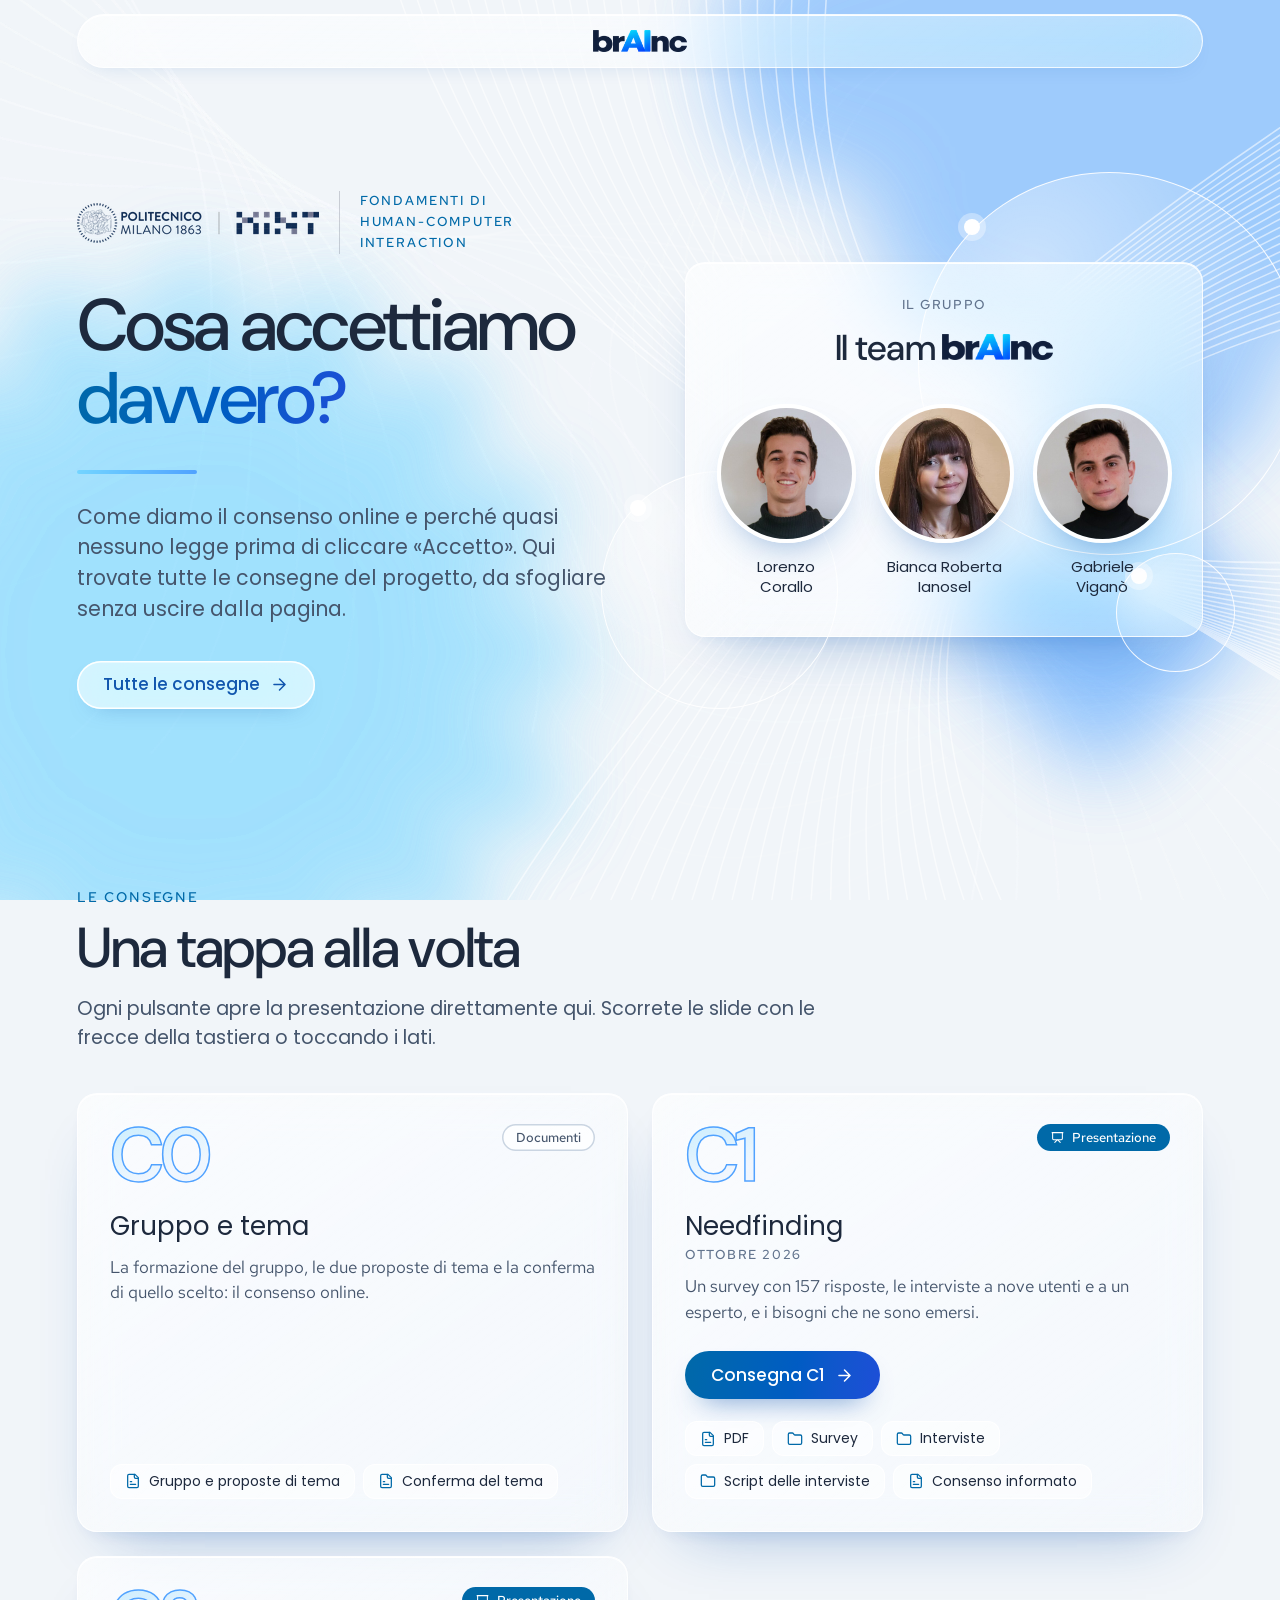
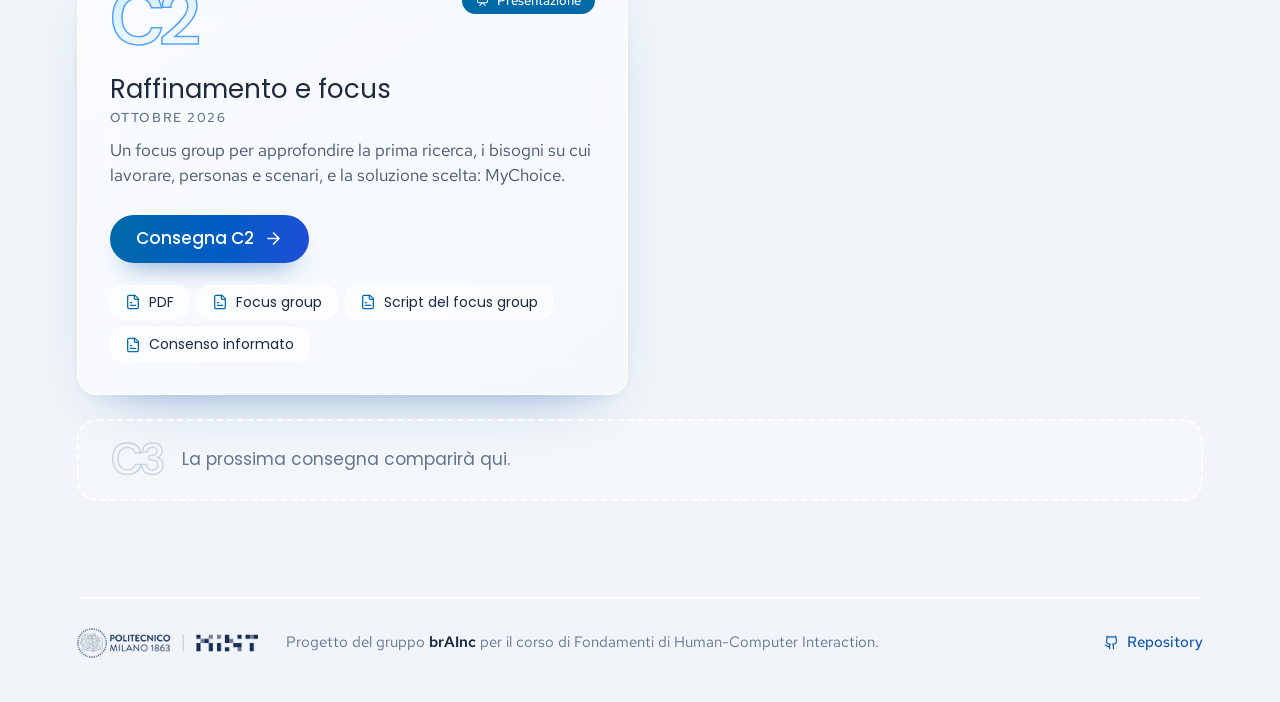
<file: index.html>
<!doctype html>
<html lang="it">
<head>
  <meta charset="utf-8">
  <meta name="viewport" content="width=device-width, initial-scale=1">
  <title>brAInc · Cosa accettiamo davvero?</title>
  <meta name="description" content="Le consegne del gruppo brAInc per il corso di Fondamenti di Human-Computer Interaction: come diamo il consenso online.">
  <meta name="theme-color" content="#f1f5f9">
  <link rel="icon" href="assets/brainc_icon.png">
  <link rel="preload" href="assets/site/fonts/dm-sans-400-700-latin.woff2" as="font" type="font/woff2" crossorigin>
  <link rel="stylesheet" href="assets/site/fonts.css">
  <link rel="stylesheet" href="assets/site/style.css">
</head>
<body>
  <svg width="0" height="0" style="position:absolute" aria-hidden="true">
    <symbol id="i-arrow-left" viewBox="0 0 24 24"><path d="m12 19-7-7 7-7M19 12H5"/></symbol>
    <symbol id="i-arrow-right" viewBox="0 0 24 24"><path d="M5 12h14M12 5l7 7-7 7"/></symbol>
    <symbol id="i-play" viewBox="0 0 24 24"><path d="M2 3h20M21 3v11a2 2 0 0 1-2 2H5a2 2 0 0 1-2-2V3M7 21l5-5 5 5"/></symbol>
    <symbol id="i-file" viewBox="0 0 24 24"><path d="M15 2H6a2 2 0 0 0-2 2v16a2 2 0 0 0 2 2h12a2 2 0 0 0 2-2V7Z"/><path d="M14 2v4a2 2 0 0 0 2 2h4M10 13H8M16 17H8"/></symbol>
    <symbol id="i-folder" viewBox="0 0 24 24"><path d="M20 20a2 2 0 0 0 2-2V8a2 2 0 0 0-2-2h-7.9a2 2 0 0 1-1.69-.9L9.6 3.9A2 2 0 0 0 7.93 3H4a2 2 0 0 0-2 2v13a2 2 0 0 0 2 2Z"/></symbol>
    <symbol id="i-external" viewBox="0 0 24 24"><path d="M15 3h6v6M10 14 21 3M18 13v6a2 2 0 0 1-2 2H5a2 2 0 0 1-2-2V8a2 2 0 0 1 2-2h6"/></symbol>
    <symbol id="i-maximize" viewBox="0 0 24 24"><path d="M8 3H5a2 2 0 0 0-2 2v3M21 8V5a2 2 0 0 0-2-2h-3M3 16v3a2 2 0 0 0 2 2h3M16 21h3a2 2 0 0 0 2-2v-3"/></symbol>
    <symbol id="i-x" viewBox="0 0 24 24"><path d="M18 6 6 18M6 6l12 12"/></symbol>
    <symbol id="i-plus" viewBox="0 0 24 24"><path d="M5 12h14M12 5v14"/></symbol>
    <symbol id="i-github" viewBox="0 0 24 24"><path d="M15 22v-4a4.8 4.8 0 0 0-1-3.5c3 0 6-2 6-5.5.08-1.25-.27-2.48-1-3.5.28-1.15.28-2.35 0-3.5 0 0-1 0-3 1.5-2.64-.5-5.36-.5-8 0C6 2 5 2 5 2c-.3 1.15-.3 2.35 0 3.5A5.403 5.403 0 0 0 4 9c0 3.5 3 5.5 6 5.5-.39.49-.68 1.05-.85 1.65-.17.6-.22 1.23-.15 1.85v4M9 18c-4.51 2-5-2-7-2"/></symbol>
  </svg>

  <!-- Sfondo come nelle slide: forme sfocate, curve e fasci di linee bianche -->
  <div class="bg" aria-hidden="true">
    <div class="shape s-looper"><i></i></div>
    <div class="shape s-looper2"><i></i></div>
    <div class="shape s-teal"><i></i></div>
    <div class="shape s-blue"><i></i></div>
    <div class="shape s-small"><i></i></div>
    <img class="wire" src="assets/site/shapes/wire.svg" alt="">
  </div>

  <header class="top">
    <a class="top-brand" href="#" aria-label="brAInc, torna all'inizio">
      <img class="logo" src="assets/site/brainc-logo-40.png" srcset="assets/site/brainc-logo-40.png 172w, assets/site/brainc-logo-80.png 345w, assets/site/brainc-logo-120.png 517w" sizes="95px" alt="brAInc" width="172" height="40">
    </a>
  </header>

  <main id="home">
    <section class="hero">
      <div class="hero-text">
        <div class="brand-row">
          <img src="assets/site/polimi-hint-40.png" srcset="assets/site/polimi-hint-40.png 242w, assets/site/polimi-hint-80.png 484w, assets/site/polimi-hint-120.png 725w" sizes="242px" alt="Politecnico di Milano · HINT" width="242" height="40">
          <span class="kicker">Fondamenti di<br>Human-Computer Interaction</span>
        </div>
        <h1>Cosa accettiamo <mark>davvero?</mark></h1>
        <p class="intro">
          Come diamo il consenso online e perché quasi nessuno legge prima di cliccare «Accetto».
          Qui trovate tutte le consegne del progetto, da sfogliare senza uscire dalla pagina.
        </p>
        <div class="actions" id="hero-actions"></div>
      </div>

      <figure class="team" id="team" aria-labelledby="team-title">
        <div class="team-rings" aria-hidden="true"><i></i><i></i><i></i></div>
        <figcaption class="team-head">
          <span class="label">Il gruppo</span>
          <h2 id="team-title">Il team <img class="wordmark" src="assets/site/brainc-logo-40.png" srcset="assets/site/brainc-logo-40.png 172w, assets/site/brainc-logo-80.png 345w, assets/site/brainc-logo-120.png 517w" sizes="118px" alt="brAInc" width="172" height="40"></h2>
        </figcaption>
        <ul class="people">
          <li class="person">
            <img src="assets/team/team-corallo.jpg" alt="" width="480" height="480">
            <span>Lorenzo<br>Corallo</span>
          </li>
          <li class="person">
            <img src="assets/team/team-ianosel.jpg" alt="" width="480" height="480">
            <span>Bianca Roberta<br>Ianosel</span>
          </li>
          <li class="person">
            <img src="assets/team/team-vigano.jpg" alt="" width="480" height="480">
            <span>Gabriele<br>Viganò</span>
          </li>
        </ul>
      </figure>
    </section>

    <section class="deliveries" id="consegne" aria-labelledby="consegne-title">
      <div class="section-head">
        <span class="kicker">Le consegne</span>
        <h2 id="consegne-title">Una tappa alla volta</h2>
        <p class="sub">Ogni pulsante apre la presentazione direttamente qui. Scorrete le slide con le frecce della tastiera o toccando i lati.</p>
      </div>
      <ol class="cards" id="cards"></ol>
      <div class="next" id="next" hidden></div>
    </section>
  </main>

  <footer class="foot">
    <img src="assets/site/polimi-hint-40.png" srcset="assets/site/polimi-hint-40.png 242w, assets/site/polimi-hint-80.png 484w, assets/site/polimi-hint-120.png 725w" sizes="182px" alt="Politecnico di Milano · HINT" width="242" height="40">
    <p>Progetto del gruppo <b>brAInc</b> per il corso di Fondamenti di Human-Computer Interaction.</p>
    <a class="foot-link" href="https://github.com/viganogabriele/progetto-fhci" target="_blank" rel="noopener">
      <svg class="ico" aria-hidden="true"><use href="#i-github"/></svg>Repository
    </a>
  </footer>

  <!-- Visualizzatore: la presentazione si apre qui sopra, in un iframe -->
  <div class="viewer" id="viewer" role="dialog" aria-modal="true" aria-labelledby="viewer-title" hidden>
    <div class="viewer-bar">
      <button class="icon-btn back" id="viewer-close" type="button">
        <svg class="ico" aria-hidden="true"><use href="#i-arrow-left"/></svg><span>Consegne</span>
      </button>
      <h2 class="viewer-title" id="viewer-title"></h2>
      <nav class="tabs" id="viewer-tabs" aria-label="Presentazioni"></nav>
      <div class="viewer-tools">
        <a class="icon-btn" id="viewer-pdf" target="_blank" rel="noopener" title="Versione PDF">
          <svg class="ico" aria-hidden="true"><use href="#i-file"/></svg><span>PDF</span>
        </a>
        <a class="icon-btn" id="viewer-new" target="_blank" rel="noopener" title="Apri in una nuova scheda">
          <svg class="ico" aria-hidden="true"><use href="#i-external"/></svg><span class="sr">Nuova scheda</span>
        </a>
        <button class="icon-btn" id="viewer-full" type="button" title="Schermo intero">
          <svg class="ico" aria-hidden="true"><use href="#i-maximize"/></svg><span class="sr">Schermo intero</span>
        </button>
      </div>
    </div>
    <div class="viewer-frame">
      <div class="viewer-loading" id="viewer-loading" aria-live="polite"><i></i><span>Carico la presentazione…</span></div>
      <iframe id="viewer-iframe" title="Presentazione" allow="fullscreen"></iframe>
    </div>
    <p class="viewer-hint">
      <kbd>←</kbd> <kbd>→</kbd> per scorrere le slide · <kbd>F</kbd> schermo intero · <kbd>Esc</kbd> torna alle consegne
    </p>
    <p class="viewer-rotate">Scorri col dito sulla slide. Ruota il telefono per vederla più grande.</p>
  </div>

  <script src="assets/site/consegne.js"></script>
  <script src="assets/site/app.js"></script>
</body>
</html>
</file>
<file: assets/site/fonts.css>
/* Font delle slide (DM Sans, Poppins, Red Hat Text), estratti da C1/presentazione/presentazione_animata.html.
   Ospitati qui invece che su Google Fonts: il sito non chiama servizi esterni. */
@font-face {
  font-family: "DM Sans";
  font-style: normal;
  font-weight: 400 700;
  font-display: swap;
  src: url("fonts/dm-sans-400-700-latin.woff2") format("woff2");
  unicode-range: U+0000-00FF, U+0131, U+0152-0153, U+02BB-02BC, U+02C6, U+02DA, U+02DC, U+0304, U+0308, U+0329, U+2000-206F, U+20AC, U+2122, U+2191, U+2193, U+2212, U+2215, U+FEFF, U+FFFD;
}
@font-face {
  font-family: "DM Sans";
  font-style: normal;
  font-weight: 400 700;
  font-display: swap;
  src: url("fonts/dm-sans-400-700-latin-ext.woff2") format("woff2");
  unicode-range: U+0100-02BA, U+02BD-02C5, U+02C7-02CC, U+02CE-02D7, U+02DD-02FF, U+0304, U+0308, U+0329, U+1D00-1DBF, U+1E00-1E9F, U+1EF2-1EFF, U+2020, U+20A0-20AB, U+20AD-20C0, U+2113, U+2C60-2C7F, U+A720-A7FF;
}
@font-face {
  font-family: "Poppins";
  font-style: normal;
  font-weight: 400;
  font-display: swap;
  src: url("fonts/poppins-400-latin.woff2") format("woff2");
  unicode-range: U+0000-00FF, U+0131, U+0152-0153, U+02BB-02BC, U+02C6, U+02DA, U+02DC, U+0304, U+0308, U+0329, U+2000-206F, U+20AC, U+2122, U+2191, U+2193, U+2212, U+2215, U+FEFF, U+FFFD;
}
@font-face {
  font-family: "Poppins";
  font-style: normal;
  font-weight: 400;
  font-display: swap;
  src: url("fonts/poppins-400-latin-ext.woff2") format("woff2");
  unicode-range: U+0100-02BA, U+02BD-02C5, U+02C7-02CC, U+02CE-02D7, U+02DD-02FF, U+0304, U+0308, U+0329, U+1D00-1DBF, U+1E00-1E9F, U+1EF2-1EFF, U+2020, U+20A0-20AB, U+20AD-20C0, U+2113, U+2C60-2C7F, U+A720-A7FF;
}
@font-face {
  font-family: "Poppins";
  font-style: normal;
  font-weight: 500;
  font-display: swap;
  src: url("fonts/poppins-500-latin.woff2") format("woff2");
  unicode-range: U+0000-00FF, U+0131, U+0152-0153, U+02BB-02BC, U+02C6, U+02DA, U+02DC, U+0304, U+0308, U+0329, U+2000-206F, U+20AC, U+2122, U+2191, U+2193, U+2212, U+2215, U+FEFF, U+FFFD;
}
@font-face {
  font-family: "Poppins";
  font-style: normal;
  font-weight: 500;
  font-display: swap;
  src: url("fonts/poppins-500-latin-ext.woff2") format("woff2");
  unicode-range: U+0100-02BA, U+02BD-02C5, U+02C7-02CC, U+02CE-02D7, U+02DD-02FF, U+0304, U+0308, U+0329, U+1D00-1DBF, U+1E00-1E9F, U+1EF2-1EFF, U+2020, U+20A0-20AB, U+20AD-20C0, U+2113, U+2C60-2C7F, U+A720-A7FF;
}
@font-face {
  font-family: "Poppins";
  font-style: normal;
  font-weight: 600;
  font-display: swap;
  src: url("fonts/poppins-600-latin.woff2") format("woff2");
  unicode-range: U+0000-00FF, U+0131, U+0152-0153, U+02BB-02BC, U+02C6, U+02DA, U+02DC, U+0304, U+0308, U+0329, U+2000-206F, U+20AC, U+2122, U+2191, U+2193, U+2212, U+2215, U+FEFF, U+FFFD;
}
@font-face {
  font-family: "Poppins";
  font-style: normal;
  font-weight: 600;
  font-display: swap;
  src: url("fonts/poppins-600-latin-ext.woff2") format("woff2");
  unicode-range: U+0100-02BA, U+02BD-02C5, U+02C7-02CC, U+02CE-02D7, U+02DD-02FF, U+0304, U+0308, U+0329, U+1D00-1DBF, U+1E00-1E9F, U+1EF2-1EFF, U+2020, U+20A0-20AB, U+20AD-20C0, U+2113, U+2C60-2C7F, U+A720-A7FF;
}
@font-face {
  font-family: "Red Hat Text";
  font-style: normal;
  font-weight: 400 700;
  font-display: swap;
  src: url("fonts/red-hat-text-400-700-latin.woff2") format("woff2");
  unicode-range: U+0000-00FF, U+0131, U+0152-0153, U+02BB-02BC, U+02C6, U+02DA, U+02DC, U+0304, U+0308, U+0329, U+2000-206F, U+20AC, U+2122, U+2191, U+2193, U+2212, U+2215, U+FEFF, U+FFFD;
}
@font-face {
  font-family: "Red Hat Text";
  font-style: normal;
  font-weight: 400 700;
  font-display: swap;
  src: url("fonts/red-hat-text-400-700-latin-ext.woff2") format("woff2");
  unicode-range: U+0100-02BA, U+02BD-02C5, U+02C7-02CC, U+02CE-02D7, U+02DD-02FF, U+0304, U+0308, U+0329, U+1D00-1DBF, U+1E00-1E9F, U+1EF2-1EFF, U+2020, U+20A0-20AB, U+20AD-20C0, U+2113, U+2C60-2C7F, U+A720-A7FF;
}
</file>
<file: assets/site/style.css>
/*
  Sito delle consegne brAInc.
  Colori, font, vetro e sfondo sono quelli delle slide (tema polinetwork-slides + aggiunte brAInc):
  vedi C1/presentazione/presentazione_animata.html.
*/

:root {
  --pn-blue: #1156ae;

  --bg: oklch(96.8% 0.007 247.896); /* slate-100 */
  --grey: oklch(86.9% 0.022 252.894); /* slate-300 */
  --text: oklch(12.9% 0.042 264.695); /* slate-950 */
  --title: oklch(27.9% 0.041 260.031); /* slate-800 */
  --text-2: oklch(44.6% 0.043 257.281); /* slate-600 */
  --text-3: oklch(55.4% 0.046 257.417); /* slate-500 */

  --blue: oklch(70.7% 0.165 254.624); /* blue-400 */
  --blue-2: oklch(50% 0.134 242.749); /* sky-700 */
  --blue-3: oklch(82.8% 0.111 230.318); /* sky-300 */
  --blue-ink: oklch(48.8% 0.217 264.376); /* blue-700 */
  --blue-soft: oklch(70.7% 0.165 254.624 / 16%);

  --r-img: 10px;
  --r-rect: 20px;
  --r-btn: 60px;

  --font-display: "DM Sans", system-ui, sans-serif;
  --font-headline: "Poppins", system-ui, sans-serif;
  --font-body: "Red Hat Text", system-ui, sans-serif;

  --glass-bg: linear-gradient(145deg, rgb(255 255 255 / 0.66), rgb(255 255 255 / 0.32));
  --glass-border: rgb(255 255 255 / 0.8);
  --glass-blur: blur(24px) saturate(160%);
  --glass-shadow:
    inset 0 1px 0 rgb(255 255 255 / 0.95), 0 30px 60px -36px rgb(17 86 174 / 0.45),
    0 8px 22px -14px rgb(17 86 174 / 0.22);

  --ease: cubic-bezier(0.2, 0.8, 0.2, 1);
  --pad-x: clamp(20px, 6vw, 120px);
  --max: 1360px;
}

* {
  box-sizing: border-box;
  margin: 0;
  padding: 0;
}
html {
  overflow-x: hidden; /* gli anelli dietro il team escono dalla card: niente scroll orizzontale */
  scroll-behavior: smooth;
  scroll-padding-top: 96px;
}
body {
  min-height: 100vh;
  background: var(--bg);
  color: var(--text);
  font: 400 17px/1.5 var(--font-body);
  -webkit-font-smoothing: antialiased;
  overflow-x: hidden;
}
/* visualizzatore aperto: la pagina sotto non scorre. Va su html e non su body, perché
   l'overflow-x di html fa sì che quello di body non arrivi più alla finestra */
html.locked {
  overflow: hidden;
}
a {
  color: inherit;
  text-decoration: none;
}
img {
  display: block;
  max-width: 100%;
  height: auto;
}
svg.ico {
  width: 1em;
  height: 1em;
  flex: none;
  fill: none;
  stroke: currentColor;
  stroke-width: 1.9;
  stroke-linecap: round;
  stroke-linejoin: round;
}
.sr {
  position: absolute;
  width: 1px;
  height: 1px;
  overflow: hidden;
  clip-path: inset(50%);
  white-space: nowrap;
}
:focus-visible {
  outline: 3px solid var(--blue);
  outline-offset: 3px;
}

/* ================= Sfondo (come nelle slide) ================= */
.bg {
  position: fixed;
  inset: 0;
  overflow: hidden;
  pointer-events: none;
  z-index: 0;
}
.bg .shape {
  position: absolute;
  background: center / contain no-repeat;
}
.bg .shape > i {
  position: absolute;
  inset: 0;
  background: inherit;
  animation: drift 28s ease-in-out infinite alternate;
}
.bg .s-blue {
  background-image: url("shapes/big-blue.svg");
  width: 80vw;
  aspect-ratio: 1;
  left: 50vw;
  top: -36vw;
  opacity: 0.8;
}
.bg .s-teal {
  background-image: url("shapes/big-teal.svg");
  width: 74vw;
  aspect-ratio: 1;
  left: -22vw;
  top: 14vw;
}
.bg .s-teal > i {
  animation-duration: 34s;
  animation-delay: -9s;
}
.bg .s-small {
  background-image: url("shapes/small-blue.svg");
  width: 36vw;
  aspect-ratio: 1;
  left: 68vw;
  top: 30vw;
}
.bg .s-small > i {
  animation-duration: 22s;
  animation-delay: -5s;
}
.bg .s-looper {
  background-image: url("shapes/looper.svg");
  width: 104vw;
  aspect-ratio: 1610 / 1562;
  left: -26vw;
  top: -40vw;
  opacity: 0.95;
}
.bg .s-looper > i {
  animation: sway 46s ease-in-out infinite alternate;
}
.bg .s-looper2 {
  background-image: url("shapes/looper.svg");
  width: 90vw;
  aspect-ratio: 1610 / 1562;
  left: 40vw;
  top: 4vw;
  opacity: 0.7;
}
.bg .s-looper2 > i {
  animation: sway 52s ease-in-out infinite alternate-reverse;
}
.bg .wire {
  position: absolute;
  inset: -5%;
  width: 110%;
  height: 110%;
  max-width: none;
  object-fit: cover;
  opacity: 0.55;
  transform-origin: 70% 40%;
  animation: sway 40s ease-in-out infinite alternate;
}
/* in verticale (telefono) le forme in vw diventano piccole: le allargo */
@media (max-aspect-ratio: 4/5) {
  .bg .s-blue {
    width: 150vw;
    left: 10vw;
    top: -50vw;
  }
  .bg .s-teal {
    width: 140vw;
    left: -60vw;
    top: 70vh;
  }
  .bg .s-small {
    width: 80vw;
    left: 40vw;
    top: 45vh;
  }
}
@keyframes drift {
  0% {
    transform: translate(0, 0) scale(1) rotate(0deg);
  }
  50% {
    transform: translate(3%, -2%) scale(1.06) rotate(8deg);
  }
  100% {
    transform: translate(-2%, 3%) scale(0.96) rotate(-6deg);
  }
}
@keyframes sway {
  from {
    transform: rotate(-3deg) scale(1);
  }
  to {
    transform: rotate(3deg) scale(1.05);
  }
}

/* ================= Elementi comuni ================= */
.glass,
.team,
.cards > li,
.top {
  background: var(--glass-bg);
  -webkit-backdrop-filter: var(--glass-blur);
  backdrop-filter: var(--glass-blur);
  border: 1.5px solid var(--glass-border);
  border-radius: var(--r-rect);
  box-shadow: var(--glass-shadow);
}
.kicker {
  display: block;
  font: 500 14px/1.3 var(--font-body);
  letter-spacing: 0.14em;
  text-transform: uppercase;
  color: var(--blue-2);
}
.label {
  display: block;
  font: 500 13px/1.2 var(--font-body);
  letter-spacing: 0.12em;
  text-transform: uppercase;
  color: var(--text-3);
}
h1,
h2 {
  font-family: var(--font-display);
  font-weight: 500;
  color: var(--title);
}
b,
strong {
  font-weight: 600;
  color: var(--title);
}
/* parola in evidenza a gradiente, come nei titoli delle slide */
mark {
  color: transparent;
  background: linear-gradient(100deg, var(--blue-2), var(--blue-ink));
  -webkit-background-clip: text;
  background-clip: text;
}
/* logo brAInc: brainc-logo-*.png sono assets/brainc_logo.png ritagliato sulla scritta e già
   ridimensionato (40/80/120 px di altezza), così il browser non lo rimpicciolisce di 20 volte */
.logo,
.wordmark {
  width: auto;
}
/* dentro un titolo: base sulla linea del testo, aste alte come quelle del titolo */
.wordmark {
  display: inline-block;
  height: 0.72em;
  vertical-align: baseline;
}

/* pulsanti: pillole come i tag delle slide e il pulsante «Accetta e continua» della copertina */
.btn {
  display: inline-flex;
  align-items: center;
  justify-content: center;
  gap: 10px;
  min-height: 48px;
  padding: 12px 26px;
  border-radius: var(--r-btn);
  border: 0;
  font: 500 17px/1.1 var(--font-headline);
  color: #fff;
  background: linear-gradient(100deg, var(--blue-2), var(--blue-ink));
  box-shadow: 0 14px 28px -16px rgb(17 86 174 / 0.8);
  cursor: pointer;
  transition:
    transform 0.25s var(--ease),
    box-shadow 0.25s var(--ease),
    background-color 0.25s;
}
.btn svg.ico {
  font-size: 19px;
  transition: transform 0.25s var(--ease);
}
.btn:hover {
  transform: translateY(-2px);
  box-shadow: 0 18px 34px -16px rgb(17 86 174 / 0.9);
}
.btn:hover svg.ico:last-child {
  transform: translateX(3px);
}
.btn:active {
  transform: scale(0.97);
}
.btn.ghost {
  color: var(--pn-blue);
  background: rgb(255 255 255 / 0.6);
  box-shadow: inset 0 0 0 1.5px rgb(255 255 255 / 0.95), 0 10px 24px -18px rgb(17 86 174 / 0.6);
  -webkit-backdrop-filter: var(--glass-blur);
  backdrop-filter: var(--glass-blur);
}
.btn.ghost:hover {
  background: rgb(255 255 255 / 0.85);
}

/* ================= Barra in alto ================= */
.top {
  position: sticky;
  top: 14px;
  z-index: 5;
  display: flex;
  align-items: center;
  justify-content: center;
  width: min(var(--max), calc(100% - 2 * var(--pad-x)));
  margin: 14px auto 0;
  padding: 15px 24px;
  border-radius: var(--r-btn);
}
.top-brand {
  display: block;
  border-radius: 6px;
}
.top-brand .logo {
  display: block;
  height: 22px;
}

main,
.foot {
  position: relative;
  z-index: 1;
  width: min(var(--max), calc(100% - 2 * var(--pad-x)));
  margin: 0 auto;
}

/* ================= Copertina ================= */
.hero {
  display: grid;
  grid-template-columns: minmax(0, 1.05fr) minmax(0, 1fr);
  align-items: center;
  gap: clamp(32px, 5vw, 80px);
  min-height: min(calc(100vh - 90px), 780px);
  padding: 48px 0 64px;
}
.brand-row {
  display: flex;
  align-items: center;
  gap: 20px;
  margin-bottom: 36px;
}
.brand-row img {
  height: 40px;
  width: auto;
}
.brand-row .kicker {
  padding-left: 20px;
  border-left: 1.5px solid rgb(15 23 42 / 0.18);
  font-size: 13px;
  line-height: 1.6;
}
.hero h1 {
  font-size: clamp(44px, 5.7vw, 86px);
  line-height: 1;
  letter-spacing: -0.034em;
  text-wrap: balance;
}
/* barra a gradiente sotto il titolo, come nei divisori delle slide */
.hero h1::after {
  content: "";
  display: block;
  width: 120px;
  height: 4px;
  margin-top: 34px;
  border-radius: 4px;
  background: linear-gradient(90deg, var(--blue-3), var(--blue));
  transform-origin: left;
  animation: barIn 1.1s var(--ease) 0.5s both;
}
.intro {
  max-width: 560px;
  margin-top: 28px;
  font: 400 clamp(18px, 1.6vw, 21px) / 1.5 var(--font-headline);
  color: var(--text-2);
  text-wrap: pretty;
}
.actions {
  display: flex;
  flex-wrap: wrap;
  gap: 12px;
  margin-top: 36px;
}

/* ================= Team ================= */
.hero-text {
  position: relative;
  z-index: 1; /* sopra gli anelli del team quando le colonne si impilano */
}
.team {
  position: relative;
  container-type: inline-size;
  padding: 34px clamp(18px, 2.4vw, 32px) 40px;
}
/* anelli di vetro che ruotano dietro la card, come l'emblema della copertina delle slide */
.team-rings {
  position: absolute;
  inset: -12% -14%;
  z-index: -1;
  pointer-events: none;
}
.team-rings > i {
  position: absolute;
  aspect-ratio: 1;
  border-radius: 50%;
  border: 1.5px solid rgb(255 255 255 / 0.9);
  background: radial-gradient(circle at 30% 25%, rgb(255 255 255 / 0.45), rgb(255 255 255 / 0.04) 60%);
  animation: spin 60s linear infinite;
}
.team-rings > i::before {
  content: "";
  position: absolute;
  top: 12%;
  left: 12%;
  width: 16px;
  height: 16px;
  border-radius: 50%;
  background: #fff;
  box-shadow: 0 0 0 6px rgb(255 255 255 / 0.35);
}
.team-rings > i:nth-child(1) {
  width: 58%;
  right: -4%;
  top: -10%;
}
.team-rings > i:nth-child(2) {
  width: 36%;
  left: -2%;
  bottom: -6%;
  animation-duration: 42s;
  animation-direction: reverse;
}
.team-rings > i:nth-child(3) {
  width: 18%;
  right: 6%;
  bottom: 2%;
  animation-duration: 30s;
}
.team-head {
  text-align: center;
}
.team-head h2 {
  margin-top: 8px;
  font-size: clamp(28px, 2.8vw, 38px);
  letter-spacing: -0.02em;
}
.people {
  list-style: none;
  display: grid;
  grid-template-columns: repeat(3, minmax(0, 1fr));
  gap: clamp(10px, 1.5vw, 20px);
  margin-top: 30px;
}
.person {
  display: flex;
  flex-direction: column;
  align-items: center;
  gap: 14px;
  text-align: center;
  font: 400 clamp(13px, 3.3cqi, 19px) / 1.3 var(--font-headline);
  color: var(--title);
  animation:
    rise 0.9s var(--ease) both,
    wave 4.4s linear 1.8s infinite;
  animation-delay: calc(var(--i, 0) * 90ms + 300ms), 1.8s;
}
.person:nth-child(2) {
  --i: 1;
  animation-direction: normal, reverse;
}
.person:nth-child(3) {
  --i: 2;
}
@media (min-width: 641px) {
  .person span {
    white-space: nowrap; /* «Bianca Roberta» su una riga */
  }
}
.person img {
  width: 100%;
  max-width: 180px;
  aspect-ratio: 1;
  border-radius: 50%;
  object-fit: cover;
  background: rgb(255 255 255 / 0.6);
  border: 4px solid rgb(255 255 255 / 0.95);
  box-shadow: 0 18px 40px -22px rgb(17 86 174 / 0.6);
}

/* ================= Consegne ================= */
.deliveries {
  padding: 40px 0 96px;
}
.section-head {
  max-width: 760px;
  margin-bottom: 40px;
}
.section-head h2 {
  margin-top: 12px;
  font-size: clamp(34px, 4.4vw, 60px);
  line-height: 1.08;
  letter-spacing: -0.022em;
}
.section-head .sub {
  margin-top: 16px;
  font: 400 clamp(17px, 1.5vw, 20px) / 1.5 var(--font-headline);
  color: var(--text-2);
  text-wrap: pretty;
}
.cards {
  list-style: none;
  display: grid;
  grid-template-columns: repeat(auto-fill, minmax(min(100%, 380px), 1fr));
  gap: 24px;
}
.cards > li {
  display: flex;
  flex-direction: column;
  padding: 30px 32px 32px;
  animation: rise 0.9s var(--ease) both;
  animation-delay: calc(var(--i, 0) * 90ms + 150ms);
  transition:
    transform 0.35s var(--ease),
    box-shadow 0.35s var(--ease);
}
.cards > li.has-deck:hover {
  transform: translateY(-4px);
  box-shadow:
    inset 0 1px 0 rgb(255 255 255 / 0.95),
    0 40px 70px -36px rgb(17 86 174 / 0.55),
    0 8px 22px -14px rgb(17 86 174 / 0.22);
}
.card-top {
  display: flex;
  align-items: flex-start;
  justify-content: space-between;
  gap: 16px;
  margin-bottom: 22px;
}
/* numero grande a contorno, come le tessere dell'indice nelle slide */
.card-num {
  font: 600 76px/0.85 var(--font-display);
  letter-spacing: -0.05em;
  color: transparent;
  -webkit-text-stroke: 1.5px var(--blue);
  background: linear-gradient(160deg, rgb(116 212 255 / 0.35), rgb(81 162 255 / 0.05) 70%);
  -webkit-background-clip: text;
  background-clip: text;
}
.pill {
  display: inline-flex;
  align-items: center;
  gap: 8px;
  padding: 6px 14px;
  border-radius: var(--r-btn);
  font: 500 13px/1.2 var(--font-body);
  white-space: nowrap;
  color: #fff;
  background: var(--blue-2);
}
.pill.plan {
  background: rgb(255 255 255 / 0.7);
  color: var(--text-2);
  box-shadow: inset 0 0 0 1.5px var(--grey);
}
.cards h3 {
  font: 400 26px/1.25 var(--font-headline);
  color: var(--title);
}
.cards .when {
  margin-top: 4px;
}
.cards .desc {
  margin-top: 12px;
  font-size: 17px;
  color: var(--text-2);
  text-wrap: pretty;
}
.card-main {
  margin-top: 26px;
  align-self: flex-start;
}
.links {
  list-style: none;
  display: flex;
  flex-wrap: wrap;
  gap: 8px;
  margin-top: auto;
  padding-top: 22px;
}
.card-main + .links {
  margin-top: 0;
}
.links a {
  display: inline-flex;
  align-items: center;
  gap: 8px;
  padding: 8px 14px;
  border-radius: 12px;
  background: rgb(255 255 255 / 0.55);
  border: 1.5px solid rgb(255 255 255 / 0.9);
  font: 400 14px/1.2 var(--font-headline);
  color: var(--title);
  transition:
    background-color 0.2s,
    color 0.2s;
}
.links a svg.ico {
  color: var(--blue-2);
  font-size: 16px;
}
.links a:hover {
  background: rgb(255 255 255 / 0.9);
  color: var(--blue-ink);
}
/* la prossima consegna: striscia tratteggiata sotto la griglia, non cliccabile */
.next {
  display: flex;
  align-items: center;
  gap: 20px;
  margin-top: 24px;
  padding: 20px 32px;
  border-radius: var(--r-rect);
  background: rgb(255 255 255 / 0.22);
  border: 2px dashed rgb(255 255 255 / 0.95);
  animation: rise 0.9s var(--ease) 0.5s both;
}
.next[hidden] {
  display: none;
}
.next .card-num {
  font-size: 44px;
  -webkit-text-stroke-color: var(--grey);
  background: none;
}
.next p {
  font: 400 17px/1.4 var(--font-headline);
  color: var(--text-3);
}

/* ================= Piè di pagina ================= */
.foot {
  display: flex;
  flex-wrap: wrap;
  align-items: center;
  gap: 16px 28px;
  padding: 30px 0 44px;
  border-top: 1.5px solid rgb(255 255 255 / 0.9);
  font-size: 15px;
  color: var(--text-3);
}
.foot img {
  height: 30px;
  width: auto;
}
.foot p {
  flex: 1;
  min-width: 240px;
}
.foot-link {
  display: inline-flex;
  align-items: center;
  gap: 8px;
  font-weight: 500;
  color: var(--pn-blue);
}
.foot-link:hover {
  text-decoration: underline;
}

/* ================= Visualizzatore ================= */
.viewer {
  position: fixed;
  inset: 0;
  z-index: 20;
  display: flex;
  flex-direction: column;
  gap: 12px;
  padding: 14px clamp(10px, 2vw, 28px) 12px;
  background: rgb(241 245 249 / 0.86);
  -webkit-backdrop-filter: blur(18px) saturate(140%);
  backdrop-filter: blur(18px) saturate(140%);
  overscroll-behavior: contain;
  animation: fade 0.35s ease both;
}
.viewer[hidden] {
  display: none;
}
.viewer-bar {
  display: flex;
  align-items: center;
  gap: 12px;
  padding: 8px;
  border-radius: var(--r-btn);
  background: var(--glass-bg);
  border: 1.5px solid var(--glass-border);
  box-shadow: var(--glass-shadow);
  animation: rise 0.6s var(--ease) both;
}
.viewer-title {
  font: 500 17px/1.2 var(--font-headline);
  color: var(--title);
  white-space: nowrap;
  overflow: hidden;
  text-overflow: ellipsis;
  min-width: 0;
}
.viewer-title small {
  margin-left: 8px;
  font-weight: 400;
  color: var(--text-3);
}
.tabs {
  display: flex;
  gap: 4px;
  margin-left: auto;
  padding: 4px;
  border-radius: var(--r-btn);
  background: rgb(255 255 255 / 0.5);
  overflow-x: auto;
  scrollbar-width: none;
}
.tabs[hidden] {
  display: none;
}
.tabs a {
  padding: 8px 16px;
  border-radius: var(--r-btn);
  font: 500 14px/1 var(--font-headline);
  color: var(--text-2);
  white-space: nowrap;
  transition:
    background-color 0.2s,
    color 0.2s;
}
.tabs a:hover {
  color: var(--title);
  background: rgb(255 255 255 / 0.8);
}
.tabs a[aria-current="page"] {
  color: #fff;
  background: linear-gradient(100deg, var(--blue-2), var(--blue-ink));
}
.viewer-tools {
  display: flex;
  gap: 4px;
  margin-left: auto;
}
.tabs:not([hidden]) + .viewer-tools {
  margin-left: 0;
}
.icon-btn {
  display: inline-flex;
  align-items: center;
  justify-content: center;
  gap: 8px;
  min-width: 42px;
  height: 42px;
  padding: 0 12px;
  border: 0;
  border-radius: var(--r-btn);
  background: transparent;
  font: 500 15px/1 var(--font-headline);
  color: var(--pn-blue);
  cursor: pointer;
  transition: background-color 0.2s;
}
.icon-btn svg.ico {
  font-size: 19px;
}
.icon-btn:hover {
  background: rgb(255 255 255 / 0.85);
}
.icon-btn.back {
  padding: 0 18px 0 14px;
  background: rgb(255 255 255 / 0.7);
  flex: none;
}
.icon-btn[hidden] {
  display: none;
}
.viewer-frame {
  position: relative;
  flex: 1;
  min-height: 0;
  border-radius: var(--r-rect);
  border: 1.5px solid var(--glass-border);
  box-shadow: var(--glass-shadow);
  overflow: hidden;
  background: var(--bg);
  animation: rise 0.7s var(--ease) 0.06s both;
}
.viewer-frame iframe {
  position: absolute;
  inset: 0;
  width: 100%;
  height: 100%;
  border: 0;
}
.viewer-loading {
  position: absolute;
  inset: 0;
  z-index: 1;
  display: flex;
  flex-direction: column;
  align-items: center;
  justify-content: center;
  gap: 18px;
  background: var(--bg);
  font: 400 16px/1.3 var(--font-headline);
  color: var(--text-2);
  transition: opacity 0.4s ease;
}
.viewer-loading.done {
  opacity: 0;
  pointer-events: none;
}
.viewer-loading > i {
  width: 42px;
  height: 42px;
  border-radius: 50%;
  border: 3.5px solid var(--blue-soft);
  border-top-color: var(--blue);
  animation: spin 0.9s linear infinite;
}
.viewer-hint,
.viewer-rotate {
  text-align: center;
  font-size: 13px;
  color: var(--text-3);
}
kbd {
  display: inline-block;
  min-width: 22px;
  padding: 1px 6px;
  border-radius: 6px;
  background: rgb(255 255 255 / 0.8);
  box-shadow: inset 0 -1.5px 0 var(--grey);
  font: 500 12px/1.5 var(--font-body);
  color: var(--title);
  text-align: center;
}

/* ================= Animazioni ================= */
@keyframes rise {
  from {
    opacity: 0;
    transform: translateY(24px);
  }
}
@keyframes fade {
  from {
    opacity: 0;
  }
}
@keyframes barIn {
  from {
    transform: scaleX(0);
  }
}
@keyframes spin {
  to {
    transform: rotate(360deg);
  }
}
/* le persone salgono e scendono a onda, come nella slide del team */
@keyframes wave {
  0% {
    translate: 0 0;
    animation-timing-function: cubic-bezier(0.33, 1, 0.68, 1);
  }
  25% {
    translate: 0 -10px;
    animation-timing-function: cubic-bezier(0.37, 0, 0.63, 1);
  }
  75% {
    translate: 0 10px;
    animation-timing-function: cubic-bezier(0.32, 0, 0.67, 0);
  }
  100% {
    translate: 0 0;
  }
}
@media (prefers-reduced-motion: reduce) {
  *,
  *::before,
  *::after {
    animation: none !important;
    transition: none !important;
  }
  html {
    scroll-behavior: auto;
  }
}

/* ================= Responsive ================= */
@media (max-width: 960px) {
  .hero {
    grid-template-columns: 1fr;
    min-height: 0;
    padding: 40px 0 56px;
  }
  .team {
    max-width: 620px;
    width: 100%;
    justify-self: center;
  }
  .viewer-title {
    display: none;
  }
}
@media (max-width: 640px) {
  .top-brand .logo {
    height: 20px;
  }
  .next {
    padding: 16px 22px;
  }
  .brand-row {
    flex-direction: column;
    align-items: flex-start;
    gap: 14px;
  }
  .brand-row img {
    height: 32px;
  }
  .brand-row .kicker {
    padding-left: 0;
    border-left: 0;
  }
  .actions .btn {
    flex: 1 1 auto;
  }
  .cards > li {
    padding: 26px 22px 24px;
  }
  .card-main {
    align-self: stretch;
  }
  .viewer {
    padding: 8px 8px 10px;
    gap: 8px;
  }
  .viewer-bar {
    flex-wrap: wrap;
    border-radius: var(--r-rect);
  }
  .icon-btn.back span,
  .icon-btn span:not(.sr) {
    display: none;
  }
  .icon-btn.back {
    padding: 0 12px;
  }
  .tabs {
    order: 3;
    flex-basis: 100%;
    margin-left: 0;
  }
  .viewer-tools {
    margin-left: auto;
  }
  .viewer-hint kbd,
  .viewer-hint {
    font-size: 12px;
  }
}
@media (hover: none) {
  .viewer-hint {
    display: none;
  }
}
.viewer-rotate {
  display: none;
}
/* telefono in verticale: la slide è 16:9, il riquadro prende solo lo spazio che serve */
@media (max-width: 640px) and (orientation: portrait) {
  .viewer-frame {
    flex: none;
    aspect-ratio: 16 / 9;
    margin: auto 0;
  }
  .viewer-rotate {
    display: block;
    margin-bottom: auto;
  }
  .team-rings {
    inset: -6% -4%;
  }
}
</file>
